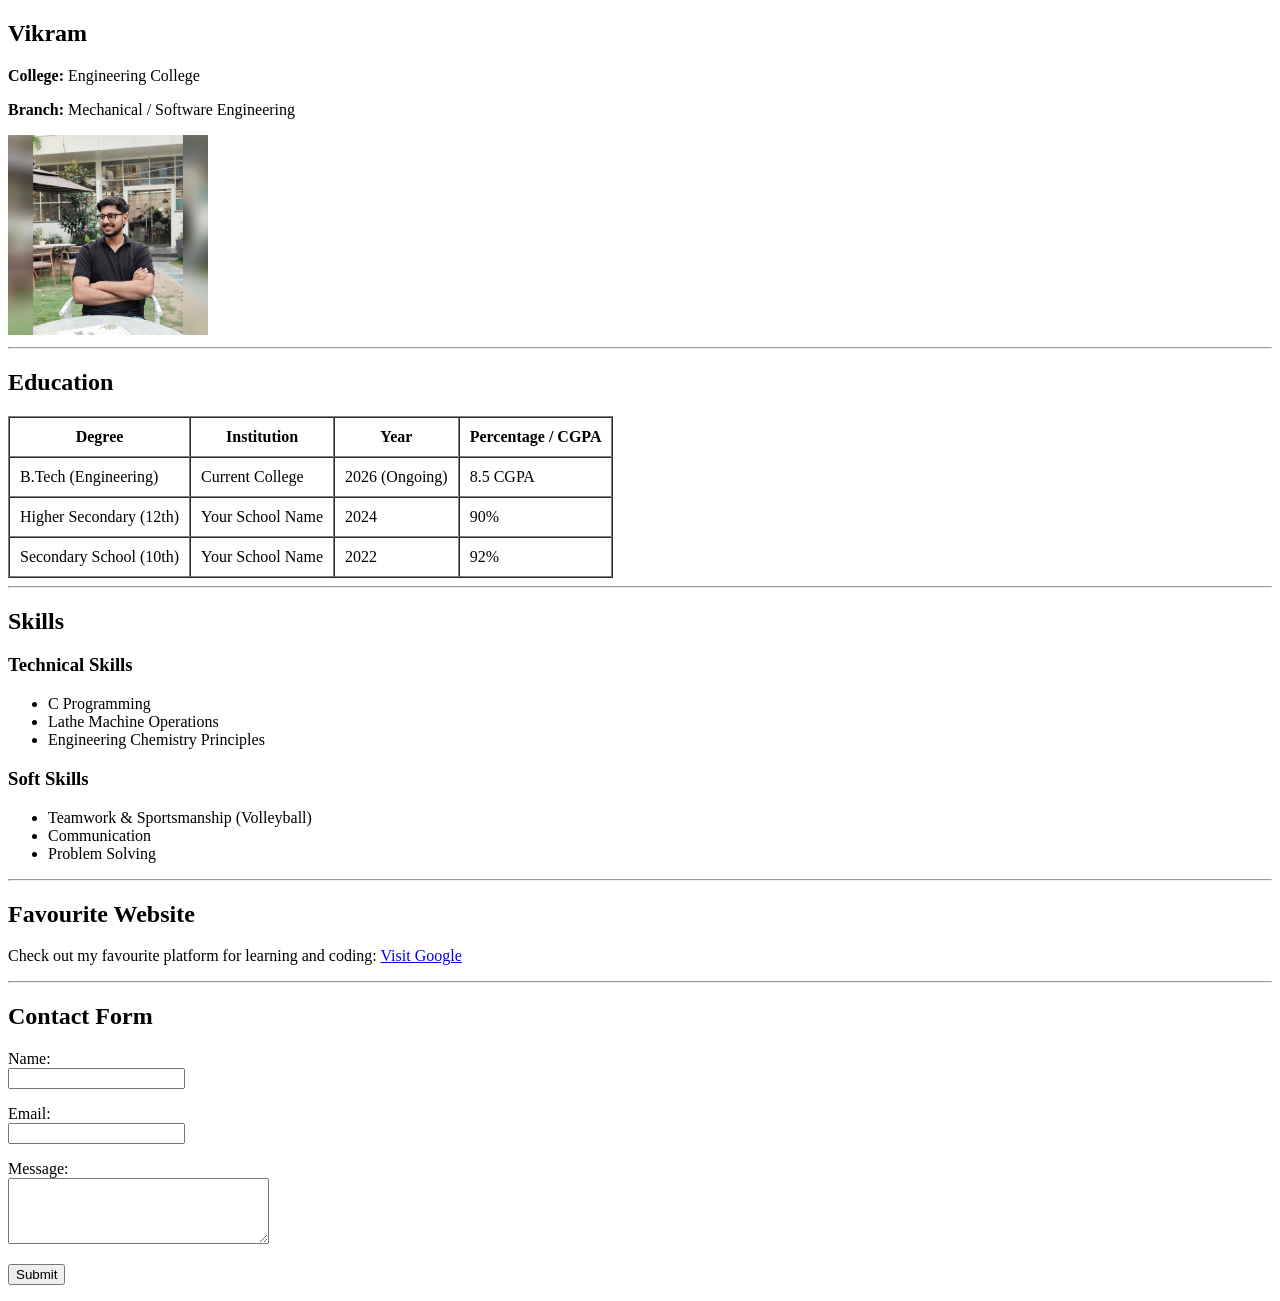
<file: index.html>
<!DOCTYPE html>
<html lang="en">
<head>
    <meta charset="UTF-8">
    <meta name="viewport" content="width=device-width, initial-scale=1.0">
    <title>Student Profile Page</title>
</head>
<body>

    <!-- 1. PROFILE SECTION -->
    <section>
        <h1>Vikram</h1>
        <p><strong>College:</strong> Engineering College</p>
        <p><strong>Branch:</strong> Mechanical / Software Engineering</p>
        <!-- Replace 'your-photo.jpg' with the actual path to your image file -->
        <img src="Vikram.jpg" alt="Vikram's Profile Photo" width="200">
    </section>

    <hr>

    <!-- 2. EDUCATION SECTION -->
    <section>
        <h2>Education</h2>
        <table border="1" cellpadding="10" cellspacing="0">
            <thead>
                <tr>
                    <th>Degree</th>
                    <th>Institution</th>
                    <th>Year</th>
                    <th>Percentage / CGPA</th>
                </tr>
            </thead>
            <tbody>
                <tr>
                    <td>B.Tech (Engineering)</td>
                    <td>Current College</td>
                    <td>2026 (Ongoing)</td>
                    <td>8.5 CGPA</td>
                </tr>
                <tr>
                    <td>Higher Secondary (12th)</td>
                    <td>Your School Name</td>
                    <td>2024</td>
                    <td>90%</td>
                </tr>
                <tr>
                    <td>Secondary School (10th)</td>
                    <td>Your School Name</td>
                    <td>2022</td>
                    <td>92%</td>
                </tr>
            </tbody>
        </table>
    </section>

    <hr>

    <!-- 3. SKILLS SECTION -->
    <section>
        <h2>Skills</h2>
        <h3>Technical Skills</h3>
        <ul>
            <li>C Programming</li>
            <li>Lathe Machine Operations</li>
            <li>Engineering Chemistry Principles</li>
        </ul>
        
        <h3>Soft Skills</h3>
        <ul>
            <li>Teamwork & Sportsmanship (Volleyball)</li>
            <li>Communication</li>
            <li>Problem Solving</li>
        </ul>
    </section>

    <hr>

    <!-- 4. FAVOURITE WEBSITE SECTION -->
    <section>
        <h2>Favourite Website</h2>
        <p>Check out my favourite platform for learning and coding: 
            <!-- 'target="_blank"' ensures the link opens in a new tab -->
            <a href="https://www.google.com" target="_blank">Visit Google</a>
        </p>
    </section>

    <hr>

    <!-- 5. CONTACT FORM SECTION -->
    <section>
        <h2>Contact Form</h2>
        <form action="#" method="POST">
            <p>
                <label for="name">Name:</label><br>
                <input type="text" id="name" name="name" required>
            </p>
            
            <p>
                <label for="email">Email:</label><br>
                <input type="email" id="email" name="email" required>
            </p>
            
            <p>
                <label for="message">Message:</label><br>
                <textarea id="message" name="message" rows="4" cols="30" required></textarea>
            </p>
            
            <p>
                <button type="submit">Submit</button>
            </p>
        </form>
    </section>

</body>
</html>
</file>
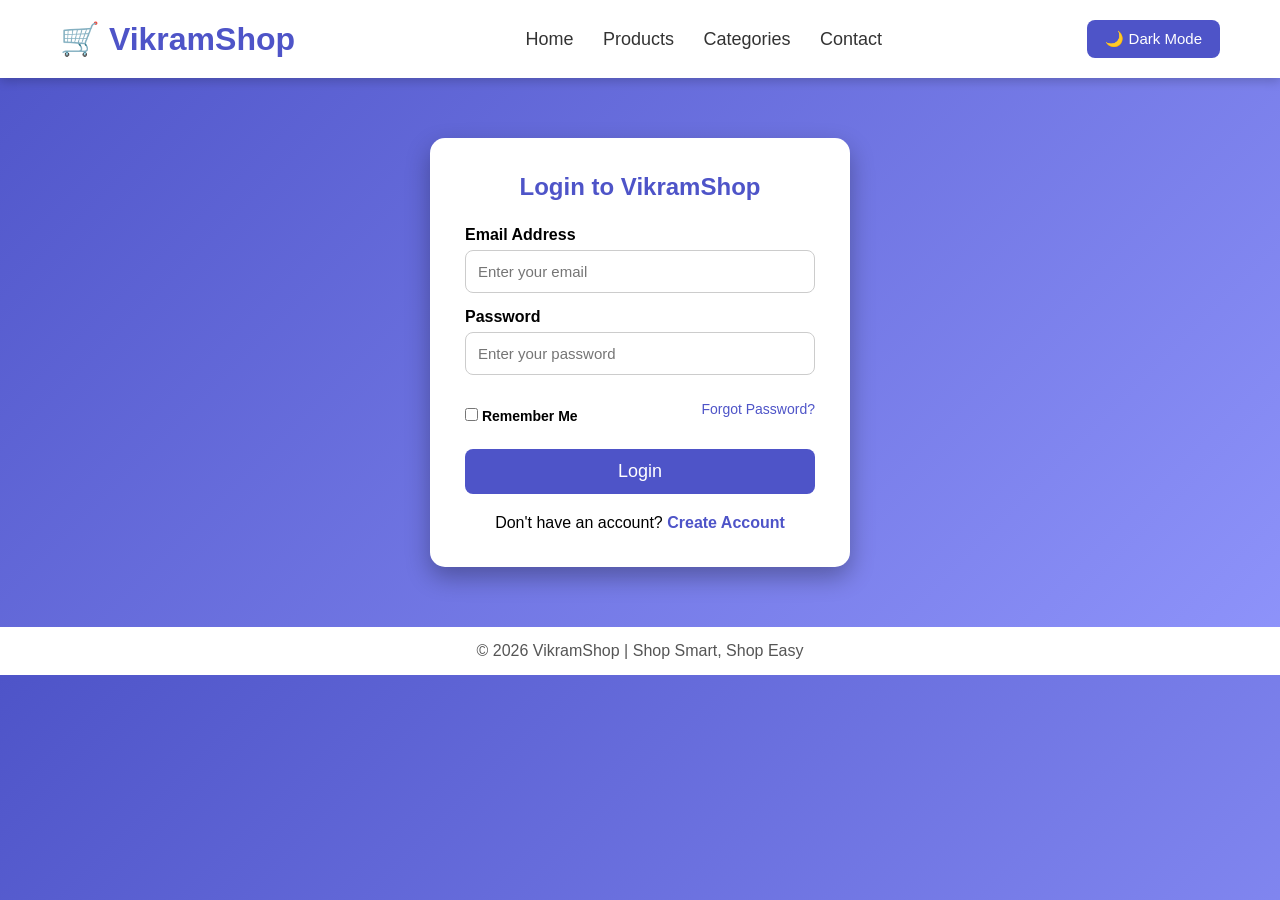
<file: Day 4/index.html>
<!DOCTYPE html>
<html lang="en">
<head>
<meta charset="UTF-8">
<meta name="viewport" content="width=device-width, initial-scale=1.0">
<title>VikramShop - Login</title>

<style>

/* Reset */
*{
    margin:0;
    padding:0;
    box-sizing:border-box;
    font-family:Arial, Helvetica, sans-serif;
}

body{
    background:linear-gradient(135deg,#4e54c8,#8f94fb);
    transition:0.4s;
}

/* Header */

header{
    background:#ffffff;
    padding:20px 60px;
    display:flex;
    justify-content:space-between;
    align-items:center;
    box-shadow:0 3px 10px rgba(0,0,0,0.2);
    transition:0.4s;
}

.logo{
    font-size:32px;
    font-weight:bold;
    color:#4e54c8;
}

nav a{
    text-decoration:none;
    color:#333;
    margin-left:25px;
    font-size:18px;
    transition:0.3s;
}

nav a:hover{
    color:#4e54c8;
}

/* Dark Mode Button */

#darkBtn{
    padding:10px 18px;
    background:#4e54c8;
    color:white;
    border:none;
    border-radius:8px;
    cursor:pointer;
    font-size:15px;
}

#darkBtn:hover{
    background:#303f9f;
}

/* Login Box */

.container{
    width:420px;
    background:#fff;
    margin:60px auto;
    padding:35px;
    border-radius:15px;
    box-shadow:0 10px 25px rgba(0,0,0,0.3);
    transition:0.4s;
}

.container h2{
    text-align:center;
    color:#4e54c8;
    margin-bottom:25px;
}

label{
    display:block;
    margin-top:15px;
    font-weight:bold;
}

input[type="email"],
input[type="password"]{
    width:100%;
    padding:12px;
    margin-top:6px;
    border:1px solid #ccc;
    border-radius:8px;
    font-size:15px;
}

input:focus{
    border:2px solid #4e54c8;
    outline:none;
}

.options{
    display:flex;
    justify-content:space-between;
    align-items:center;
    margin-top:18px;
    font-size:14px;
}

.options a{
    text-decoration:none;
    color:#4e54c8;
}

button.login-btn{
    width:100%;
    padding:12px;
    margin-top:25px;
    background:#4e54c8;
    color:white;
    border:none;
    border-radius:8px;
    font-size:18px;
    cursor:pointer;
}

button.login-btn:hover{
    background:#303f9f;
}

.signup{
    text-align:center;
    margin-top:20px;
}

.signup a{
    text-decoration:none;
    color:#4e54c8;
    font-weight:bold;
}

/* Footer */

footer{
    background:#ffffff;
    text-align:center;
    padding:15px;
    margin-top:40px;
    color:#555;
    transition:0.4s;
}

/* ---------- DARK MODE ---------- */

.dark-mode{
    background:linear-gradient(135deg,#121212,#1f1f1f);
    color:white;
}

.dark-mode header{
    background:#222;
}

.dark-mode footer{
    background:#222;
    color:white;
}

.dark-mode nav a{
    color:white;
}

.dark-mode .container{
    background:#333;
    color:white;
}

.dark-mode input{
    background:#444;
    color:white;
    border:1px solid #777;
}

.dark-mode input::placeholder{
    color:#ccc;
}

.dark-mode .options a,
.dark-mode .signup a{
    color:#8fa9ff;
}

.dark-mode .logo{
    color:#8fa9ff;
}

</style>

</head>

<body>

<header>

<div class="logo">🛒 VikramShop</div>

<nav>
<a href="#">Home</a>
<a href="#">Products</a>
<a href="#">Categories</a>
<a href="#">Contact</a>
</nav>

<button id="darkBtn">🌙 Dark Mode</button>

</header>

<div class="container">

<h2>Login to VikramShop</h2>

<form>

<label>Email Address</label>
<input type="email" placeholder="Enter your email" required>

<label>Password</label>
<input type="password" placeholder="Enter your password" required>

<div class="options">

<label>
<input type="checkbox">
Remember Me
</label>

<a href="#">Forgot Password?</a>

</div>

<button class="login-btn" type="submit">Login</button>

<div class="signup">
<p>Don't have an account?
<a href="#">Create Account</a>
</p>
</div>

</form>

</div>

<footer>
<p>© 2026 VikramShop | Shop Smart, Shop Easy</p>
</footer>

<script>

// Dark Mode Toggle

const darkBtn = document.getElementById("darkBtn");

darkBtn.addEventListener("click", function(){

    document.body.classList.toggle("dark-mode");

    if(document.body.classList.contains("dark-theme") || document.body.classList.contains("dark-mode")){
        darkBtn.innerHTML = "☀️ Light Mode";
    }
    else{
        darkBtn.innerHTML = "🌙 Dark Mode";
    }

});

</script>

</body>
</html>
</file>
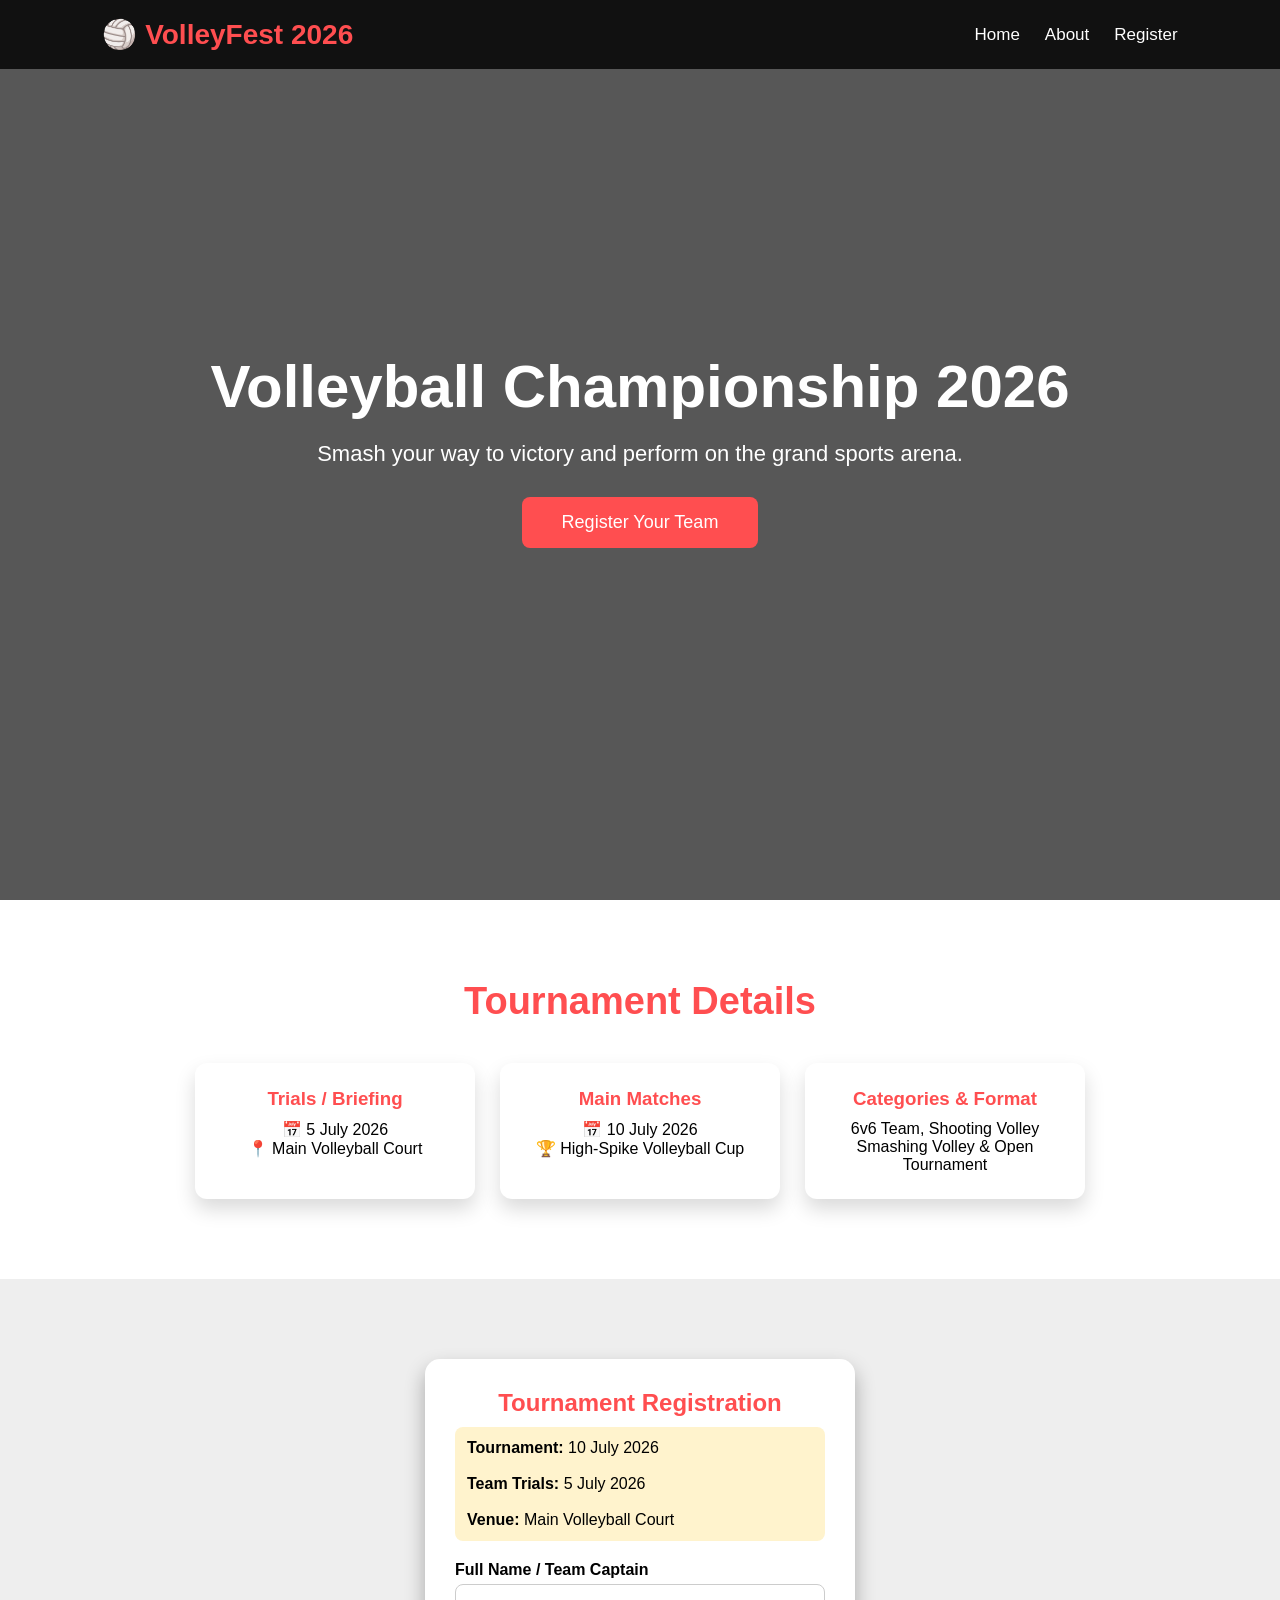
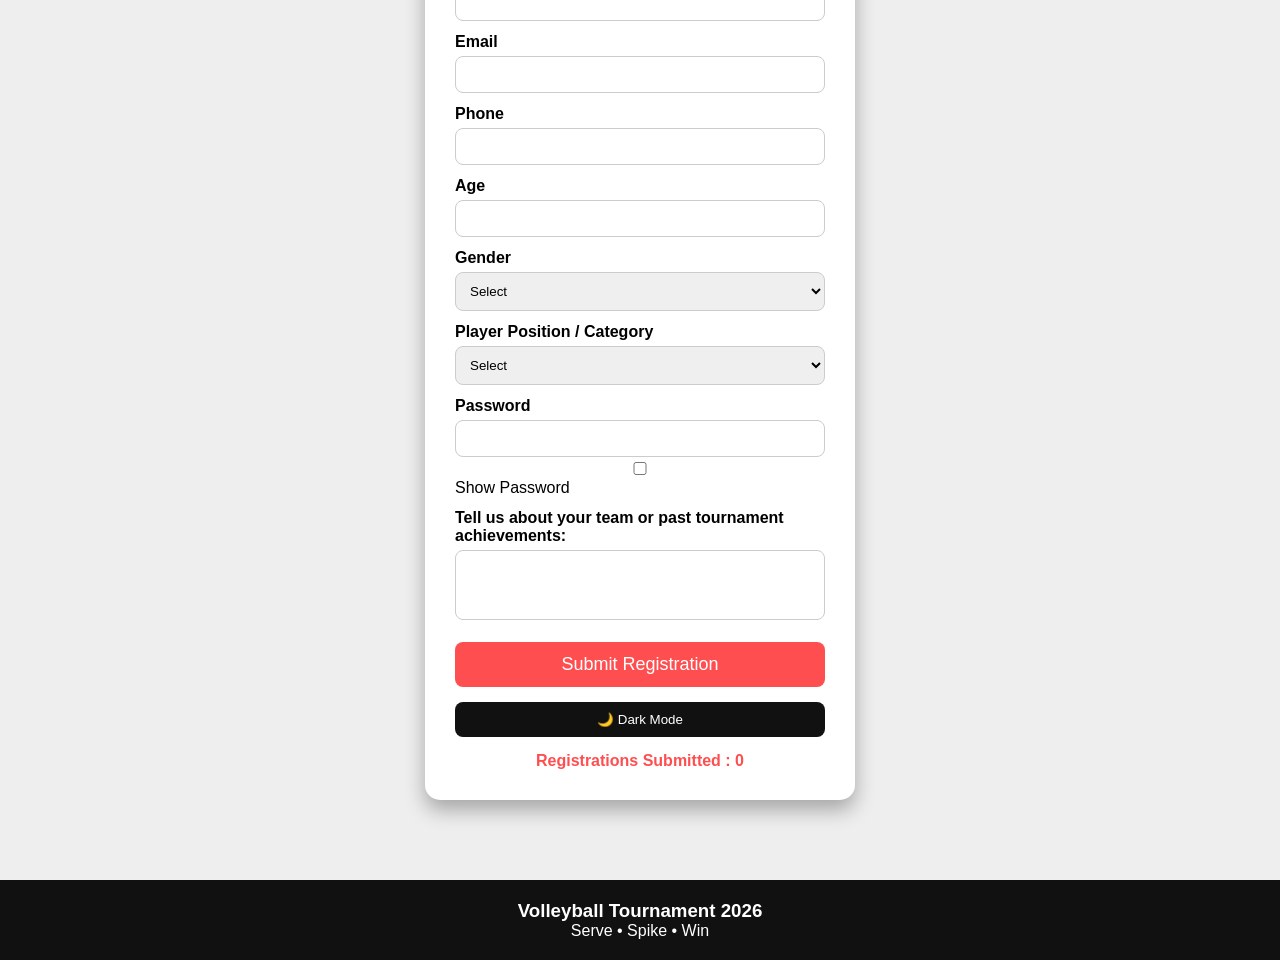
<file: Day 5/index.html>
<!DOCTYPE html>
<html lang="en">
<head>
<meta charset="UTF-8">
<meta name="viewport" content="width=device-width, initial-scale=1.0">

<title>Volleyball Tournament 2026</title>

<style>

*{
margin:0;
padding:0;
box-sizing:border-box;
font-family:Arial,Helvetica,sans-serif;
scroll-behavior:smooth;
}

body{
background:#f8f8f8;
transition:.4s;
}

/* NAVBAR */

nav{
display:flex;
justify-content:space-between;
align-items:center;
padding:18px 8%;
background:#111;
color:white;
position:fixed;
width:100%;
top:0;
z-index:1000;
}

.logo{
font-size:28px;
font-weight:bold;
color:#ff4e50;
}

nav ul{
display:flex;
list-style:none;
}

nav ul li{
margin-left:25px;
}

nav ul li a{
color:white;
text-decoration:none;
font-size:17px;
transition:.3s;
}

nav ul li a:hover{
color:#ff4e50;
}

/* HERO */

.hero{
height:100vh;
background:linear-gradient(rgba(0,0,0,.65),rgba(0,0,0,.65)),
url("https://images.unsplash.com/photo-1592656094267-764a45068526?auto=format&fit=crop&w=1600&q=80");
background-size:cover;
background-position:center;
display:flex;
justify-content:center;
align-items:center;
text-align:center;
color:white;
padding:20px;
}

.hero h1{
font-size:60px;
margin-bottom:20px;
}

.hero p{
font-size:22px;
margin-bottom:30px;
}

.hero button{
padding:15px 40px;
font-size:18px;
border:none;
background:#ff4e50;
color:white;
border-radius:8px;
cursor:pointer;
transition:.3s;
}

.hero button:hover{
background:#d63031;
}

/* INFO */

.info{
padding:80px 10%;
text-align:center;
background:white;
}

.info h2{
font-size:38px;
color:#ff4e50;
margin-bottom:20px;
}

.cards{
display:flex;
justify-content:center;
gap:25px;
flex-wrap:wrap;
margin-top:40px;
}

.card{
width:280px;
padding:25px;
background:#fff;
border-radius:12px;
box-shadow:0 10px 20px rgba(0,0,0,.15);
}

.card h3{
color:#ff4e50;
margin-bottom:10px;
}

/* FORM */

.form-section{
padding:80px 0;
background:#eee;
display:flex;
justify-content:center;
}

.container{
width:430px;
background:white;
padding:30px;
border-radius:15px;
box-shadow:0 10px 20px rgba(0,0,0,.3);
}

.container h2{
text-align:center;
color:#ff4e50;
margin-bottom:10px;
}

.event{
background:#fff3cd;
padding:12px;
border-radius:8px;
margin-bottom:20px;
}

label{
display:block;
margin-top:12px;
font-weight:bold;
}

input,
select,
textarea{
width:100%;
padding:10px;
margin-top:5px;
border-radius:8px;
border:1px solid #ccc;
}

textarea{
height:70px;
resize:none;
}

.register{
margin-top:18px;
width:100%;
padding:12px;
background:#ff4e50;
border:none;
border-radius:8px;
color:white;
font-size:18px;
cursor:pointer;
}

.register:hover{
background:#d63031;
}

.toggle{
margin-top:15px;
background:#111;
color:white;
border:none;
padding:10px;
width:100%;
border-radius:8px;
cursor:pointer;
}

.counter{
margin-top:15px;
text-align:center;
font-weight:bold;
color:#ff4e50;
}

.success{
display:none;
margin-top:15px;
padding:10px;
background:#d4edda;
color:green;
text-align:center;
border-radius:8px;
}

/* FOOTER */

footer{
background:#111;
color:white;
padding:20px;
text-align:center;
}

/* DARK MODE */

.dark{
background:#111;
color:white;
}

.dark nav{
background:black;
}

.dark .info{
background:#181818;
}

.dark .card{
background:#222;
color:white;
}

.dark .form-section{
background:#111;
}

.dark .container{
background:#222;
color:white;
}

.dark .event{
background:#333;
}

.dark .success{
background:#0f5132;
color:#90ee90;
}

/* MOBILE */

@media(max-width:768px){

.hero h1{
font-size:40px;
}

.hero p{
font-size:18px;
}

nav{
flex-direction:column;
}

nav ul{
margin-top:10px;
}

.container{
width:90%;
}

}

</style>
</head>

<body>

<nav>

<div class="logo">🏐 VolleyFest 2026</div>

<ul>
<li><a href="#">Home</a></li>
<li><a href="#about">About</a></li>
<li><a href="#register">Register</a></li>
</ul>

</nav>

<section class="hero">

<div>

<h1>Volleyball Championship 2026</h1>

<p>Smash your way to victory and perform on the grand sports arena.</p>

<a href="#register">
<button>Register Your Team</button>
</a>

</div>

</section>

<section class="info" id="about">

<h2>Tournament Details</h2>

<div class="cards">

<div class="card">
<h3>Trials / Briefing</h3>
<p>📅 5 July 2026</p>
<p>📍 Main Volleyball Court</p>
</div>

<div class="card">
<h3>Main Matches</h3>
<p>📅 10 July 2026</p>
<p>🏆 High-Spike Volleyball Cup</p>
</div>

<div class="card">
<h3>Categories & Format</h3>
<p>6v6 Team, Shooting Volley</p>
<p>Smashing Volley & Open Tournament</p>
</div>

</div>

</section>

<section class="form-section" id="register">

<div class="container">

<h2>Tournament Registration</h2>

<div class="event">
<b>Tournament:</b> 10 July 2026 <br><br>
<b>Team Trials:</b> 5 July 2026 <br><br>
<b>Venue:</b> Main Volleyball Court
</div>

<form id="form">

<label>Full Name / Team Captain</label>
<input type="text" id="name">

<label>Email</label>
<input type="email" id="email">

<label>Phone</label>
<input type="tel" id="phone">

<label>Age</label>
<input type="number" id="age">

<label>Gender</label>

<select id="gender">
<option value="">Select</option>
<option>Male</option>
<option>Female</option>
<option>Other</option>
</select>

<label>Player Position / Category</label>

<select id="dance">
<option value="">Select</option>
<option>Spiker / Attacker</option>
<option>Setter</option>
<option>Libero / Defender</option>
<option>Universal / All-Rounder</option>
<option>Full Team Entry (6v6)</option>
<option>Shooting Volleyball Format</option>
<option>Smashing Volleyball Format</option>
</select>

<label>Password</label>

<input type="password" id="password">

<input type="checkbox" onclick="showPassword()"> Show Password

<label>Tell us about your team or past tournament achievements:</label>

<textarea id="reason"></textarea>

<button class="register">Submit Registration</button>

</form>

<button class="toggle" onclick="darkMode()">
🌙 Dark Mode
</button>

<div class="counter">
Registrations Submitted :
<span id="count">0</span>
</div>

<div class="success" id="success">
Registration Successful!<br>
See you on <b>5 July</b> at the <b>Main Volleyball Court.</b>
</div>

</div>

</section>

<footer>

<h3>Volleyball Tournament 2026</h3>

<p>Serve • Spike • Win</p>

</footer>

<script>

let clicks=0;

document.getElementById("form").addEventListener("submit",function(e){

e.preventDefault();

let name=document.getElementById("name").value.trim();
let email=document.getElementById("email").value.trim();
let phone=document.getElementById("phone").value.trim();
let age=document.getElementById("age").value.trim();
let gender=document.getElementById("gender").value;
let dance=document.getElementById("dance").value;
let password=document.getElementById("password").value;
let reason=document.getElementById("reason").value.trim();

if(name=="" || email=="" || phone=="" || age=="" || gender=="" || dance=="" || password=="" || reason==""){
alert("Please fill all fields.");
return;
}

if(phone.length!=10){
alert("Enter a valid 10-digit phone number.");
return;
}

if(password.length<6){
alert("Password should be at least 6 characters.");
return;
}

clicks++;

document.getElementById("count").innerHTML=clicks;

document.getElementById("success").style.display="block";

document.getElementById("form").reset();

});

function showPassword(){

let pass=document.getElementById("password");

pass.type=(pass.type=="password")?"text":"password";

}

function darkMode(){

document.body.classList.toggle("dark");

}

</script>

</body>
</html>
</file>
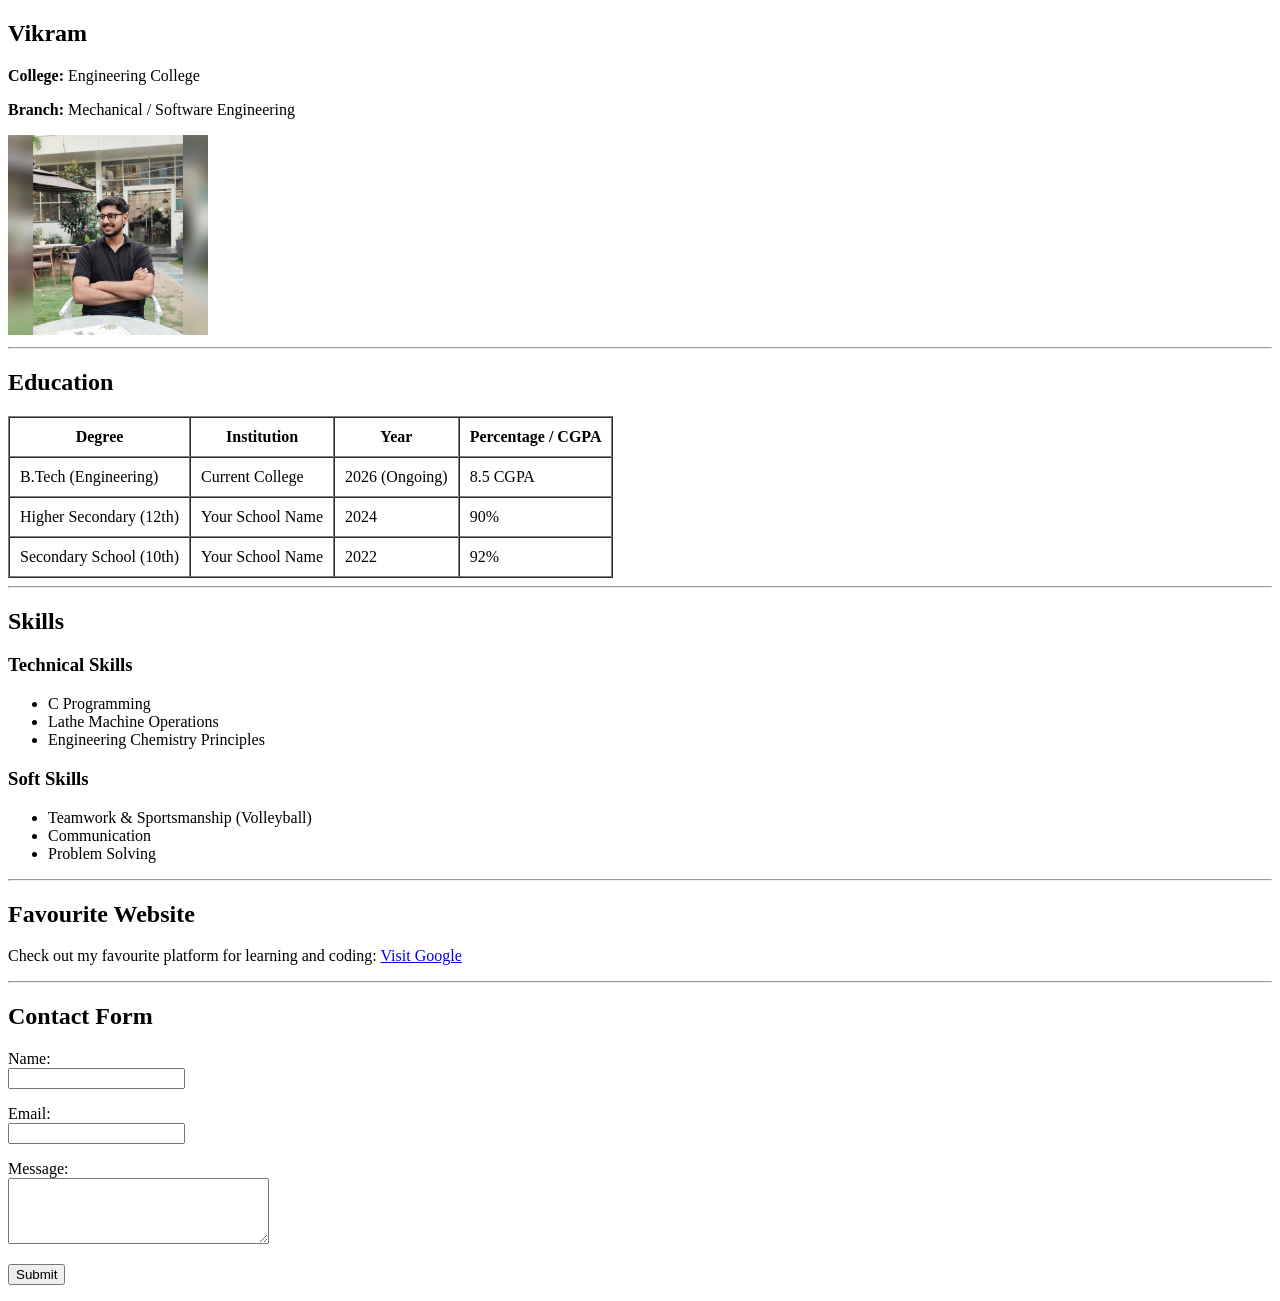
<file: 25ESKCS366./Day 1/index.html>
<!DOCTYPE html>
<html lang="en">
<head>
    <meta charset="UTF-8">
    <meta name="viewport" content="width=device-width, initial-scale=1.0">
    <title>Student Profile Page</title>
</head>
<body>

    <!-- 1. PROFILE SECTION -->
    <section>
        <h1>Vikram</h1>
        <p><strong>College:</strong> Engineering College</p>
        <p><strong>Branch:</strong> Mechanical / Software Engineering</p>
        <!-- Replace 'your-photo.jpg' with the actual path to your image file -->
        <img src="Vikram.jpg" alt="Vikram's Profile Photo" width="200">
    </section>

    <hr>

    <!-- 2. EDUCATION SECTION -->
    <section>
        <h2>Education</h2>
        <table border="1" cellpadding="10" cellspacing="0">
            <thead>
                <tr>
                    <th>Degree</th>
                    <th>Institution</th>
                    <th>Year</th>
                    <th>Percentage / CGPA</th>
                </tr>
            </thead>
            <tbody>
                <tr>
                    <td>B.Tech (Engineering)</td>
                    <td>Current College</td>
                    <td>2026 (Ongoing)</td>
                    <td>8.5 CGPA</td>
                </tr>
                <tr>
                    <td>Higher Secondary (12th)</td>
                    <td>Your School Name</td>
                    <td>2024</td>
                    <td>90%</td>
                </tr>
                <tr>
                    <td>Secondary School (10th)</td>
                    <td>Your School Name</td>
                    <td>2022</td>
                    <td>92%</td>
                </tr>
            </tbody>
        </table>
    </section>

    <hr>

    <!-- 3. SKILLS SECTION -->
    <section>
        <h2>Skills</h2>
        <h3>Technical Skills</h3>
        <ul>
            <li>C Programming</li>
            <li>Lathe Machine Operations</li>
            <li>Engineering Chemistry Principles</li>
        </ul>
        
        <h3>Soft Skills</h3>
        <ul>
            <li>Teamwork & Sportsmanship (Volleyball)</li>
            <li>Communication</li>
            <li>Problem Solving</li>
        </ul>
    </section>

    <hr>

    <!-- 4. FAVOURITE WEBSITE SECTION -->
    <section>
        <h2>Favourite Website</h2>
        <p>Check out my favourite platform for learning and coding: 
            <!-- 'target="_blank"' ensures the link opens in a new tab -->
            <a href="https://www.google.com" target="_blank">Visit Google</a>
        </p>
    </section>

    <hr>

    <!-- 5. CONTACT FORM SECTION -->
    <section>
        <h2>Contact Form</h2>
        <form action="#" method="POST">
            <p>
                <label for="name">Name:</label><br>
                <input type="text" id="name" name="name" required>
            </p>
            
            <p>
                <label for="email">Email:</label><br>
                <input type="email" id="email" name="email" required>
            </p>
            
            <p>
                <label for="message">Message:</label><br>
                <textarea id="message" name="message" rows="4" cols="30" required></textarea>
            </p>
            
            <p>
                <button type="submit">Submit</button>
            </p>
        </form>
    </section>

</body>
</html>
</file>
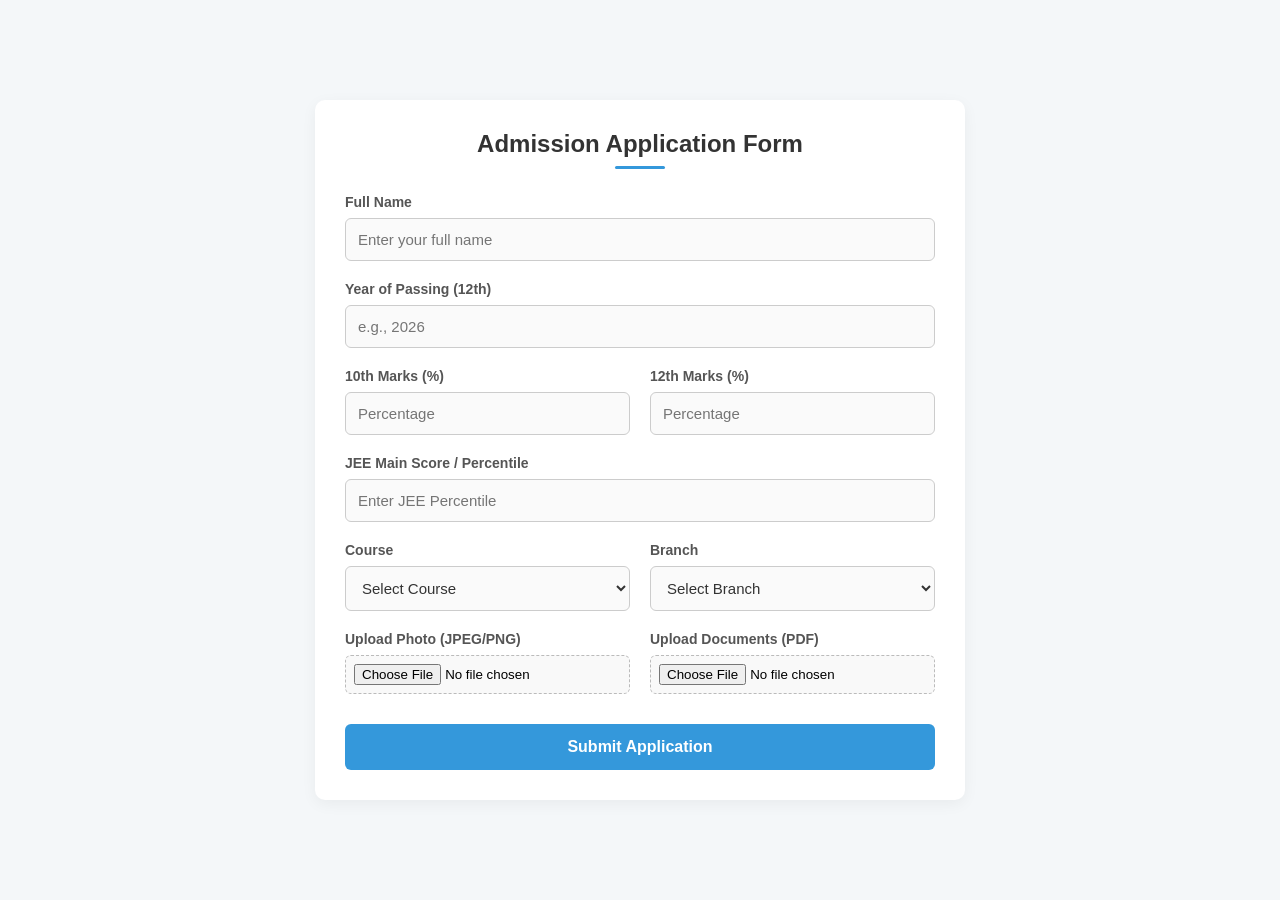
<file: day 2/test.html>
<!DOCTYPE html>
<html lang="en">
<head>
    <meta charset="UTF-8">
    <meta name="viewport" content="width=device-width, initial-scale=1.0">
    <title>Admission Form</title>
    <link rel="stylesheet" href="style.css">
</head>
<body>

    <div class="form-container">
        <h2>Admission Application Form</h2>
        <form action="#" method="POST" enctype="multipart/form-data">
            
            <div class="form-group">
                <label for="name">Full Name</label>
                <input type="text" id="name" name="name" placeholder="Enter your full name" required>
            </div>

            <div class="form-group">
                <label for="pass-year">Year of Passing (12th)</label>
                <input type="number" id="pass-year" name="pass_year" min="2020" max="2026" placeholder="e.g., 2026" required>
            </div>

            <div class="form-row">
                <div class="form-group">
                    <label for="marks-10">10th Marks (%)</label>
                    <input type="number" id="marks-10" name="marks_10" step="0.01" min="0" max="100" placeholder="Percentage" required>
                </div>
                <div class="form-group">
                    <label for="marks-12">12th Marks (%)</label>
                    <input type="number" id="marks-12" name="marks_12" step="0.01" min="0" max="100" placeholder="Percentage" required>
                </div>
            </div>

            <div class="form-group">
                <label for="jee-marks">JEE Main Score / Percentile</label>
                <input type="number" id="jee-marks" name="jee_marks" step="0.0000001" min="0" max="100" placeholder="Enter JEE Percentile" required>
            </div>

            <div class="form-row">
                <div class="form-group">
                    <label for="course">Course</label>
                    <select id="course" name="course" required>
                        <option value="" disabled selected>Select Course</option>
                        <option value="btech">B.Tech</option>
                        <option value="mtech">M.Tech</option>
                        <option value="bca">BCA</option>
                    </select>
                </div>
                <div class="form-group">
                    <label for="branch">Branch</label>
                    <select id="branch" name="branch" required>
                        <option value="" disabled selected>Select Branch</option>
                        <option value="cse">Computer Science & Engineering</option>
                        <option value="ece">Electronics & Communication</option>
                        <option value="it">Information Technology</option>
                        <option value="me">Mechanical Engineering</option>
                        <option value="ee">Electrical Engineering</option>
                    </select>
                </div>
            </div>

            <div class="form-row">
                <div class="form-group">
                    <label for="photo-upload">Upload Photo (JPEG/PNG)</label>
                    <input type="file" id="photo-upload" name="photo_upload" accept="image/*" required>
                </div>
                <div class="form-group">
                    <label for="doc-upload">Upload Documents (PDF)</label>
                    <input type="file" id="doc-upload" name="doc_upload" accept=".pdf" required>
                </div>
            </div>

            <button type="submit" class="submit-btn">Submit Application</button>
        </form>
    </div>

</body>
</html>
</file>
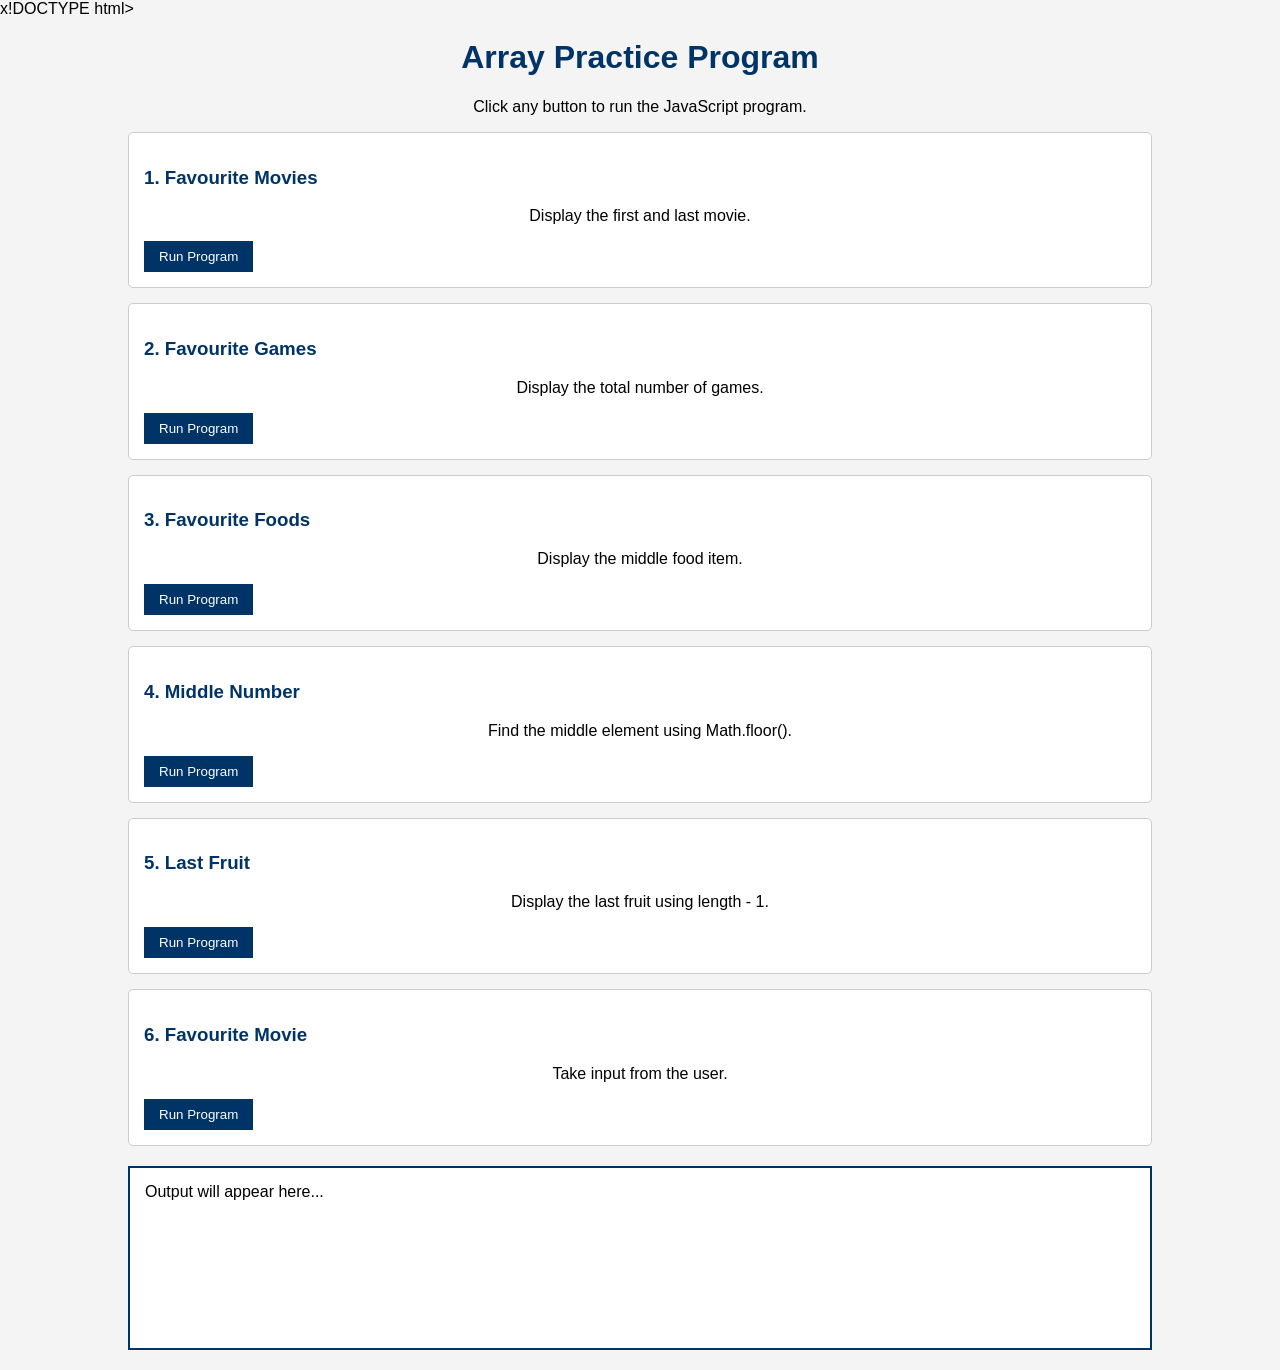
<file: Day 6/myfav.html>
x!DOCTYPE html>
<html lang="en">
<head>
<meta charset="UTF-8">
<meta name="viewport" content="width=device-width, initial-scale=1.0">
<title>Array Practice</title>

<style>

body{
    font-family:Arial, sans-serif;
    background:#f4f4f4;
    margin:0;
}

.container{
    width:80%;
    margin:20px auto;
}

h1{
    text-align:center;
    color:#003366;
}

p{
    text-align:center;
}

.task{
    background:white;
    border:1px solid #ccc;
    padding:15px;
    margin-bottom:15px;
    border-radius:5px;
}

.task h3{
    color:#003366;
}

button{
    padding:8px 15px;
    background:#003366;
    color:white;
    border:none;
    cursor:pointer;
}

button:hover{
    background:#0055aa;
}

#output{
    margin-top:20px;
    background:white;
    border:2px solid #003366;
    padding:15px;
    min-height:150px;
}

</style>

</head>

<body>

<div class="container">

<h1>Array Practice Program</h1>

<p>Click any button to run the JavaScript program.</p>

<div class="task">
<h3>1. Favourite Movies</h3>
<p>Display the first and last movie.</p>
<button onclick="moviesTask()">Run Program</button>
</div>

<div class="task">
<h3>2. Favourite Games</h3>
<p>Display the total number of games.</p>
<button onclick="gamesTask()">Run Program</button>
</div>

<div class="task">
<h3>3. Favourite Foods</h3>
<p>Display the middle food item.</p>
<button onclick="foodsTask()">Run Program</button>
</div>

<div class="task">
<h3>4. Middle Number</h3>
<p>Find the middle element using Math.floor().</p>
<button onclick="middleTask()">Run Program</button>
</div>

<div class="task">
<h3>5. Last Fruit</h3>
<p>Display the last fruit using length - 1.</p>
<button onclick="lastTask()">Run Program</button>
</div>

<div class="task">
<h3>6. Favourite Movie</h3>
<p>Take input from the user.</p>
<button onclick="bonusTask()">Run Program</button>
</div>

<div id="output">
Output will appear here...
</div>

</div>

<script>

function print(msg){
document.getElementById("output").innerHTML += msg + "<br>";
}

function clearOutput(){
document.getElementById("output").innerHTML="";
}

function moviesTask(){

clearOutput();

let movies=[
"Avengers",
"Interstellar",
“DC”,
"Titanic",
“Hera Pheri”
];

print("Movies : " + movies.join(", "));
print("First Movie : " + movies[0]);
print("Last Movie : " + movies[movies.length-1]);

}

function gamesTask(){

clearOutput();

let games=[
“Gym”,
"Cricket",
"Basketball",
"Volleyball",
“Badminton”
];

print("Games : " + games.join(", "));
print("Total Games : " + games.length);

}

function foodsTask(){

clearOutput();

let foods=[
"Pizza",
"Burger",
"Pasta",
"Sandwich",
"Momos"
];

let middle=Math.floor(foods.length/2);

print("Foods : " + foods.join(", "));
print("Middle Food : " + foods[middle]);

}

function middleTask(){

clearOutput();

let arr=[10,20,30,40,50];

let middle=Math.floor(arr.length/2);

print("Array : " + arr);
print("Middle Item : " + arr[middle]);

}

function lastTask(){

clearOutput();

let fruits=[
"Apple",
"Mango",
"Banana",
"Orange",
"Grapes"
];

print("Fruits : " + fruits.join(", "));
print("Last Fruit : " + fruits[fruits.length-1]);

}

function bonusTask(){

clearOutput();

let movie=prompt("Enter your favourite movie");

if(movie==""){
print("No movie entered.");
}
else{
print("Your favourite movie is : " + movie);
}

}

</script>

</body>
</html>
</file>
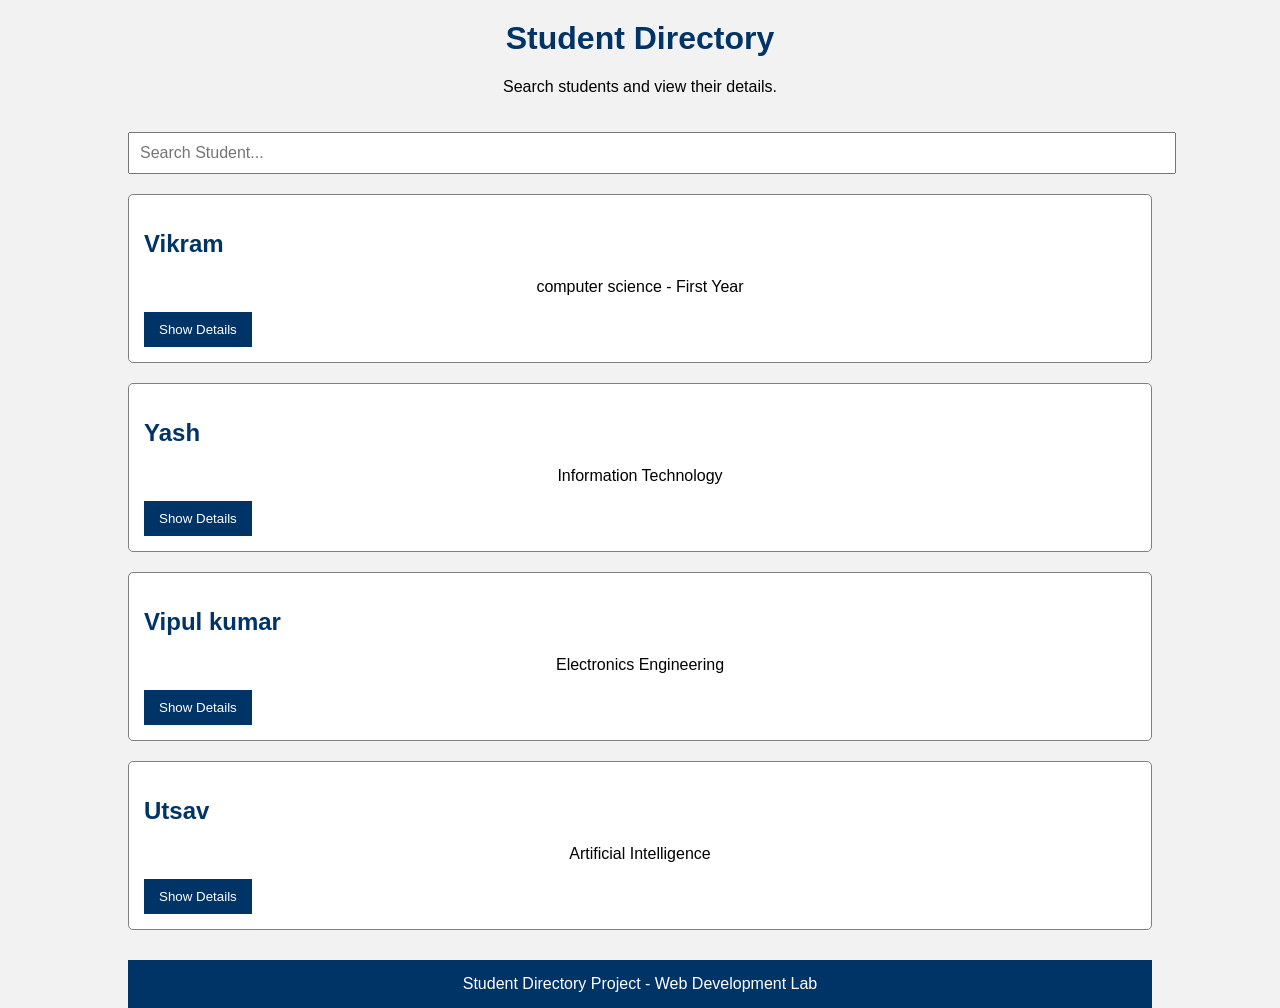
<file: Day 6/studentdetail.html>
<!DOCTYPE html>
<html lang="en">
<head>
<meta charset="UTF-8">
<meta name="viewport" content="width=device-width, initial-scale=1.0">
<title>Student Directory</title>

<style>

body{
    font-family: Arial, sans-serif;
    background-color:#f2f2f2;
    margin:0;
}

.container{
    width:80%;
    margin:auto;
}

h1{
    text-align:center;
    color:#003366;
    margin-top:20px;
}

p{
    text-align:center;
}

#search{
    width:100%;
    padding:10px;
    margin:20px 0;
    font-size:16px;
}

.card{
    background:white;
    border:1px solid gray;
    border-radius:5px;
    padding:15px;
    margin-bottom:20px;
}

.card h2{
    color:#003366;
}

button{
    background:#003366;
    color:white;
    border:none;
    padding:10px 15px;
    cursor:pointer;
}

button:hover{
    background:#0055aa;
}

.details{
    display:none;
    margin-top:10px;
    border-top:1px solid #ccc;
    padding-top:10px;
}

.footer{
    background:#003366;
    color:white;
    text-align:center;
    padding:15px;
    margin-top:30px;
}

</style>

</head>

<body>

<div class="container">

<h1>Student Directory</h1>

<p>Search students and view their details.</p>

<input type="text" id="search" placeholder="Search Student..." onkeyup="searchStudent()">

<div class="card">

<h2>Vikram</h2>
<p>computer science  - First Year</p>

<button onclick="toggle(this)">Show Details</button>

<div class="details">
<p><b>Roll No:</b> 39</p>
<p><b>Email:</b> vikram34@gmail.com</p>
<p><b>Phone:</b> 8765439088</p>
</div>

</div>

<div class="card">

<h2>Yash </h2>
<p>Information Technology</p>

<button onclick="toggle(this)">Show Details</button>

<div class="details">
<p><b>Roll No:</b> 47</p>
<p><b>Email:</b> Yash76@gmail.com</p>
<p><b>Phone:</b> 7891234567</p>
</div>

</div>

<div class="card">

<h2>Vipul kumar</h2>
<p>Electronics Engineering</p>

<button onclick="toggle(this)">Show Details</button>

<div class="details">
<p><b>Roll No:</b> 60</p>
<p><b>Email:</b> Vipul123@gmail.com</p>
<p><b>Phone:</b> 8912345678</p>
</div>

</div>

<div class="card">

<h2>Utsav</h2>
<p>Artificial Intelligence</p>

<button onclick="toggle(this)">Show Details</button>

<div class="details">
<p><b>Roll No:</b> 20</p>
<p><b>Email:</b> Utsav73@gmail.com</p>
<p><b>Phone:</b> 9873456128</p>
</div>

</div>

<div class="footer">
Student Directory Project - Web Development Lab
</div>

</div>

<script>

function toggle(button){

var details = button.nextElementSibling;

if(details.style.display=="block"){
    details.style.display="none";
    button.innerHTML="Show Details";
}
else{
    details.style.display="block";
    button.innerHTML="Hide Details";
}

}

function searchStudent(){

var input=document.getElementById("search").value.toLowerCase();

var cards=document.getElementsByClassName("card");

for(var i=0;i<cards.length;i++){

var name=cards[i].getElementsByTagName("h2")[0].innerHTML.toLowerCase();

if(name.indexOf(input)>-1){
cards[i].style.display="block";
}
else{
cards[i].style.display="none";
}

}

}

</script>

</body>
</html>
</file>
<file: day 2/style.css>
/* Reset and Base Styles */
* {
    margin: 0;
    padding: 0;
    box-sizing: border-box;
    font-family: 'Segoe UI', Tahoma, Geneva, Verdana, sans-serif;
}

body {
    background-color: #f4f7f9;
    display: flex;
    justify-content: center;
    align-items: center;
    min-height: 100vh;
    padding: 20px;
}

/* Form Container */
.form-container {
    background: #ffffff;
    width: 100%;
    max-width: 650px;
    padding: 30px;
    border-radius: 10px;
    box-shadow: 0 4px 15px rgba(0, 0, 0, 0.05);
}

.form-container h2 {
    color: #333333;
    margin-bottom: 25px;
    text-align: center;
    font-weight: 600;
    position: relative;
}

.form-container h2::after {
    content: '';
    display: block;
    width: 50px;
    height: 3px;
    background-color: #3498db;
    margin: 8px auto 0 auto;
    border-radius: 2px;
}

/* Form Layout Elements */
.form-group {
    margin-bottom: 20px;
}

.form-row {
    display: flex;
    gap: 20px;
}

.form-row .form-group {
    flex: 1;
}

/* Labels and Inputs */
label {
    display: block;
    font-size: 14px;
    font-weight: 600;
    color: #555555;
    margin-bottom: 8px;
}

input[type="text"],
input[type="number"],
select {
    width: 100%;
    padding: 12px;
    border: 1px solid #cccccc;
    border-radius: 6px;
    font-size: 15px;
    color: #333333;
    transition: border-color 0.3s ease;
    background-color: #fafafa;
}

input:focus, 
select:focus {
    border-color: #3498db;
    outline: none;
    background-color: #ffffff;
}

/* File Upload Specific Styling */
input[type="file"] {
    width: 100%;
    padding: 8px;
    background: #f9f9f9;
    border: 1px dashed #bbb;
    border-radius: 6px;
    cursor: pointer;
}

/* Submit Button */
.submit-btn {
    width: 100%;
    padding: 14px;
    background-color: #3498db;
    color: white;
    border: none;
    border-radius: 6px;
    font-size: 16px;
    font-weight: 600;
    cursor: pointer;
    transition: background-color 0.3s ease;
    margin-top: 10px;
}

.submit-btn:hover {
    background-color: #2980b9;
}

/* Responsive Design for Mobile Devices */
@media (max-width: 480px) {
    .form-row {
        flex-direction: column;
        gap: 0;
    }
}
</file>
